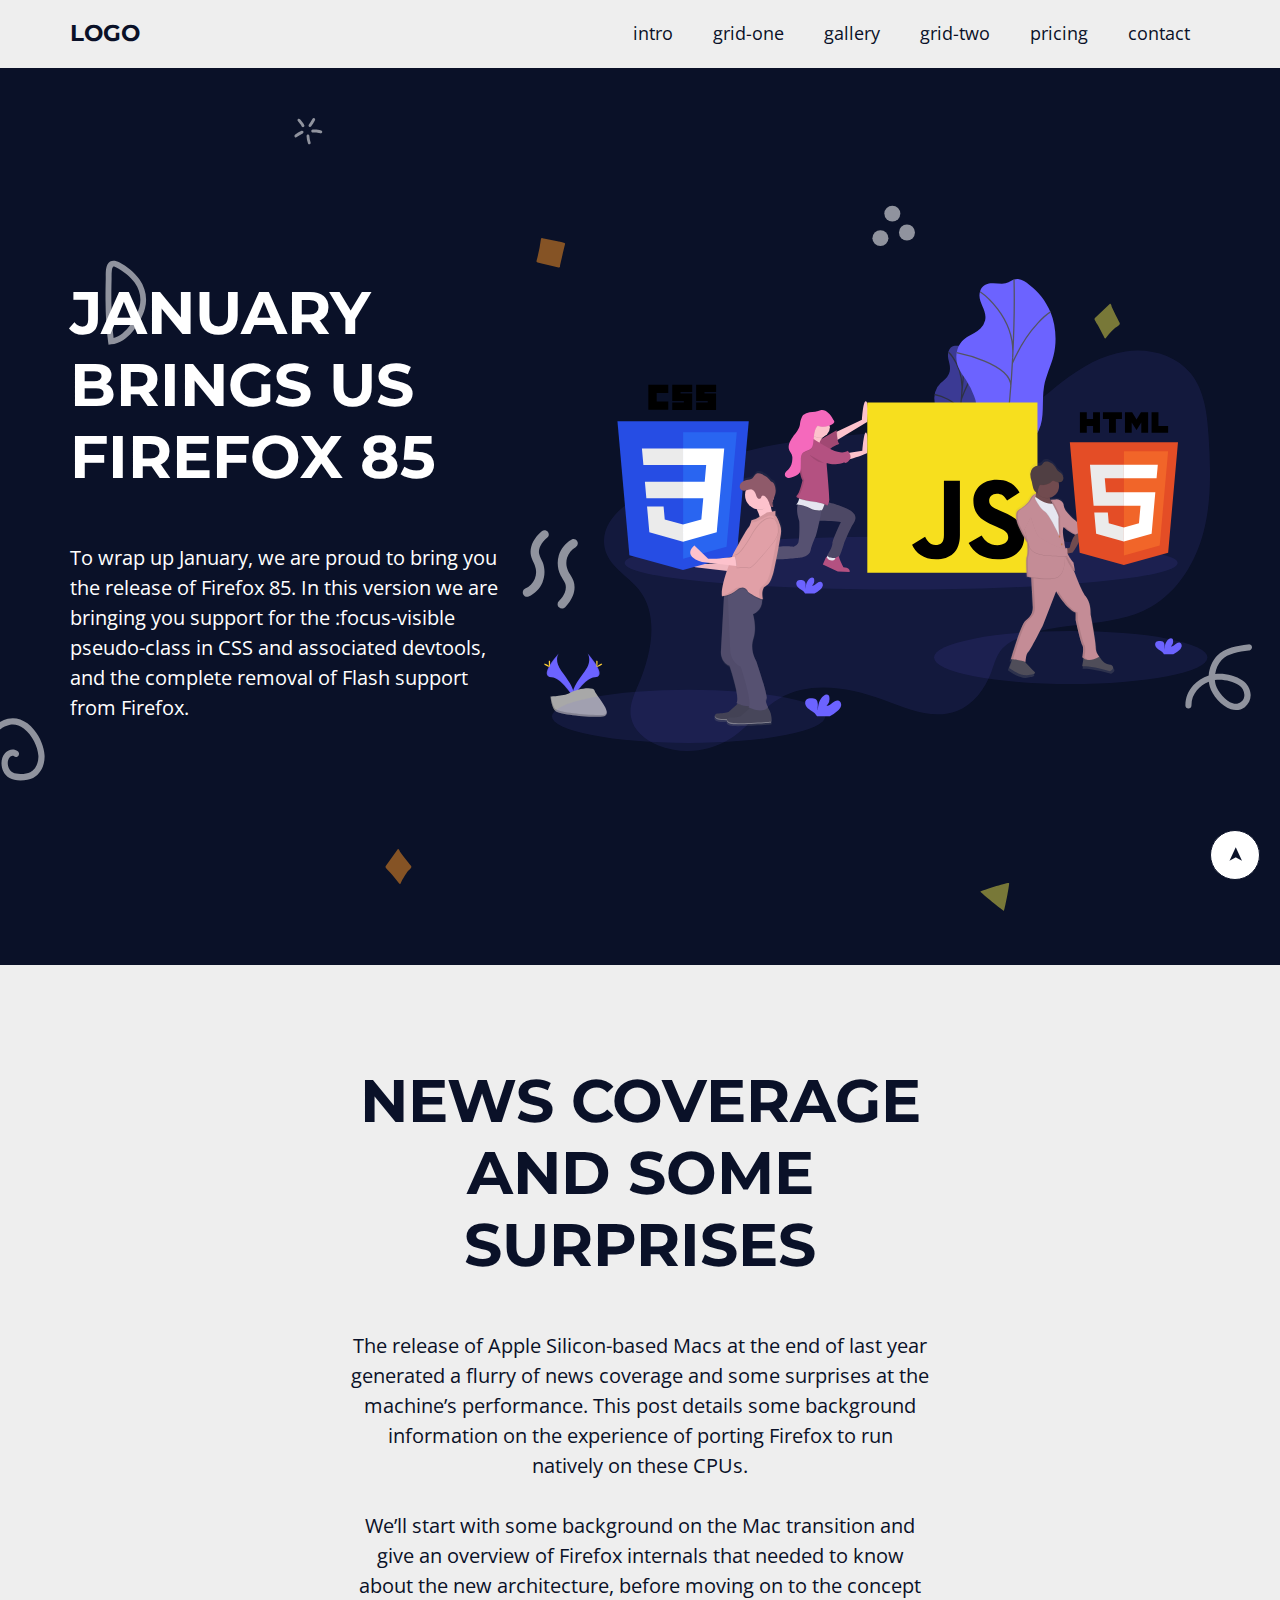
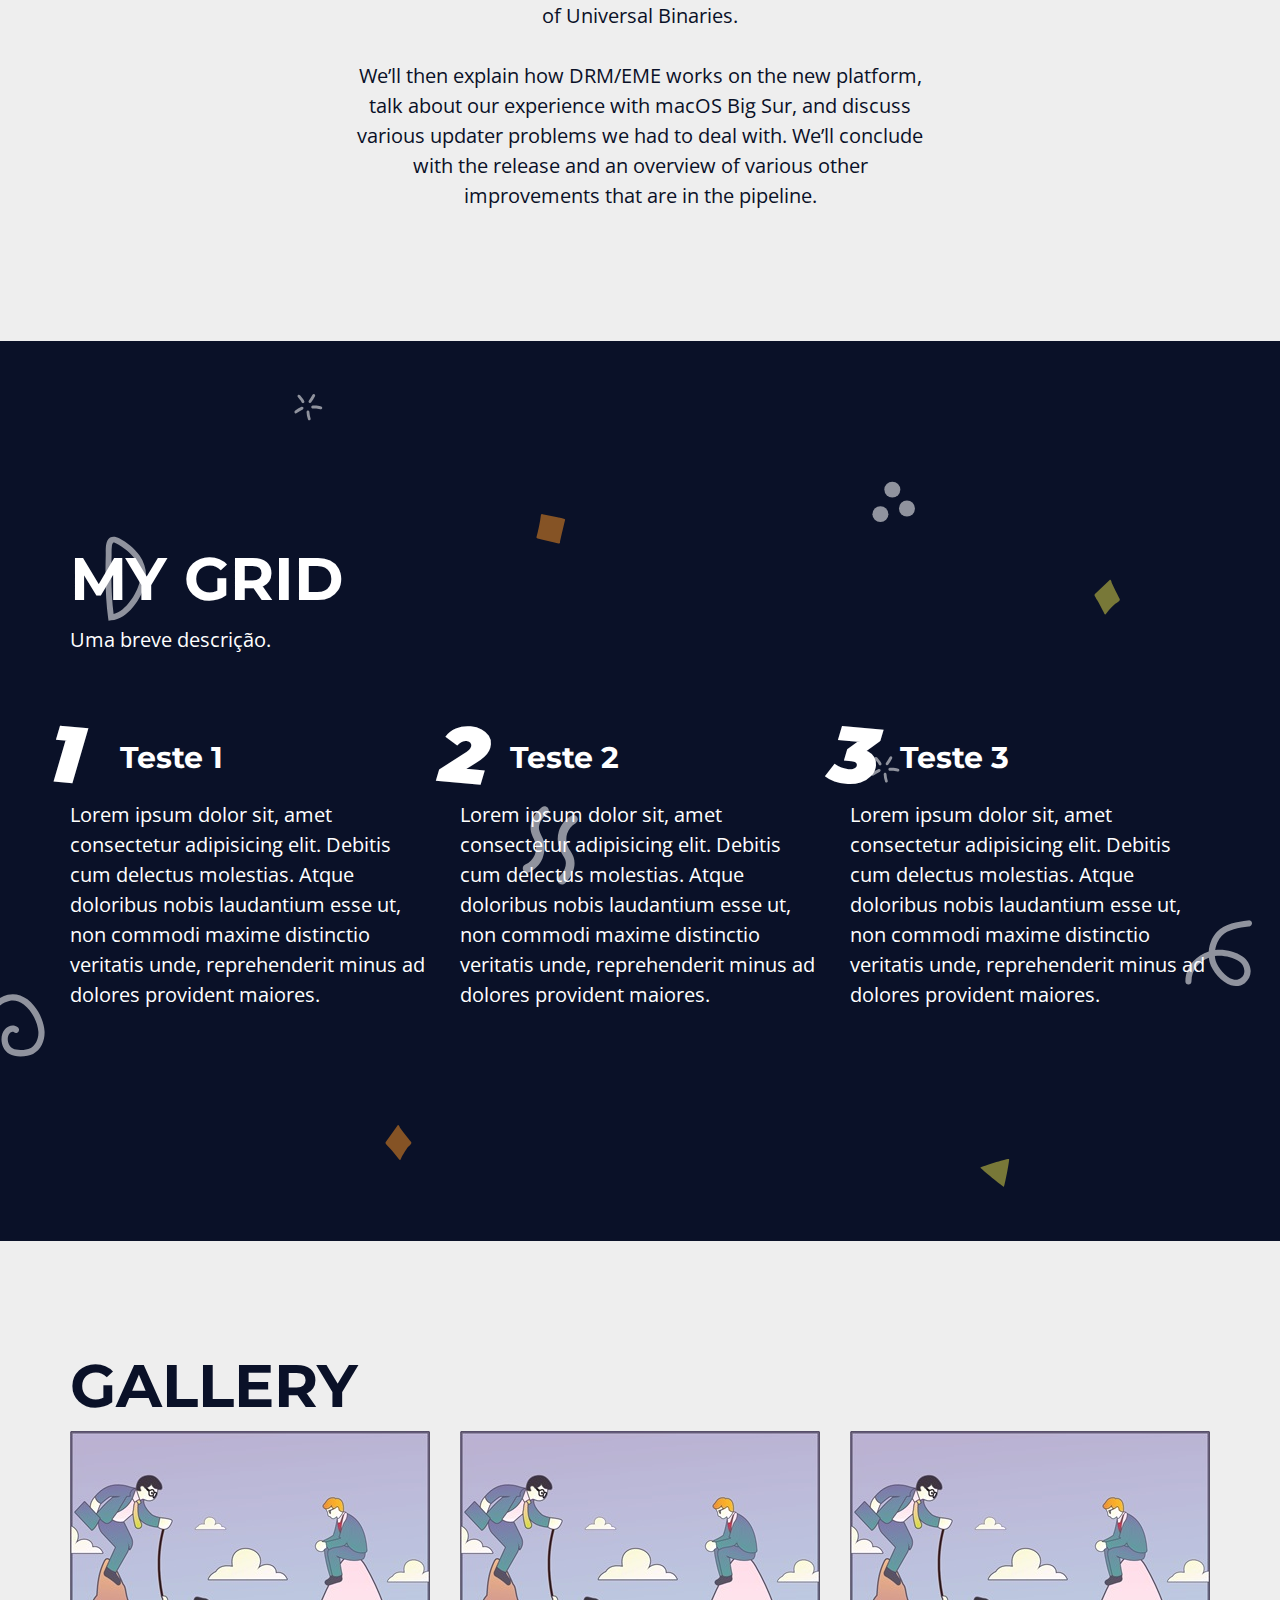
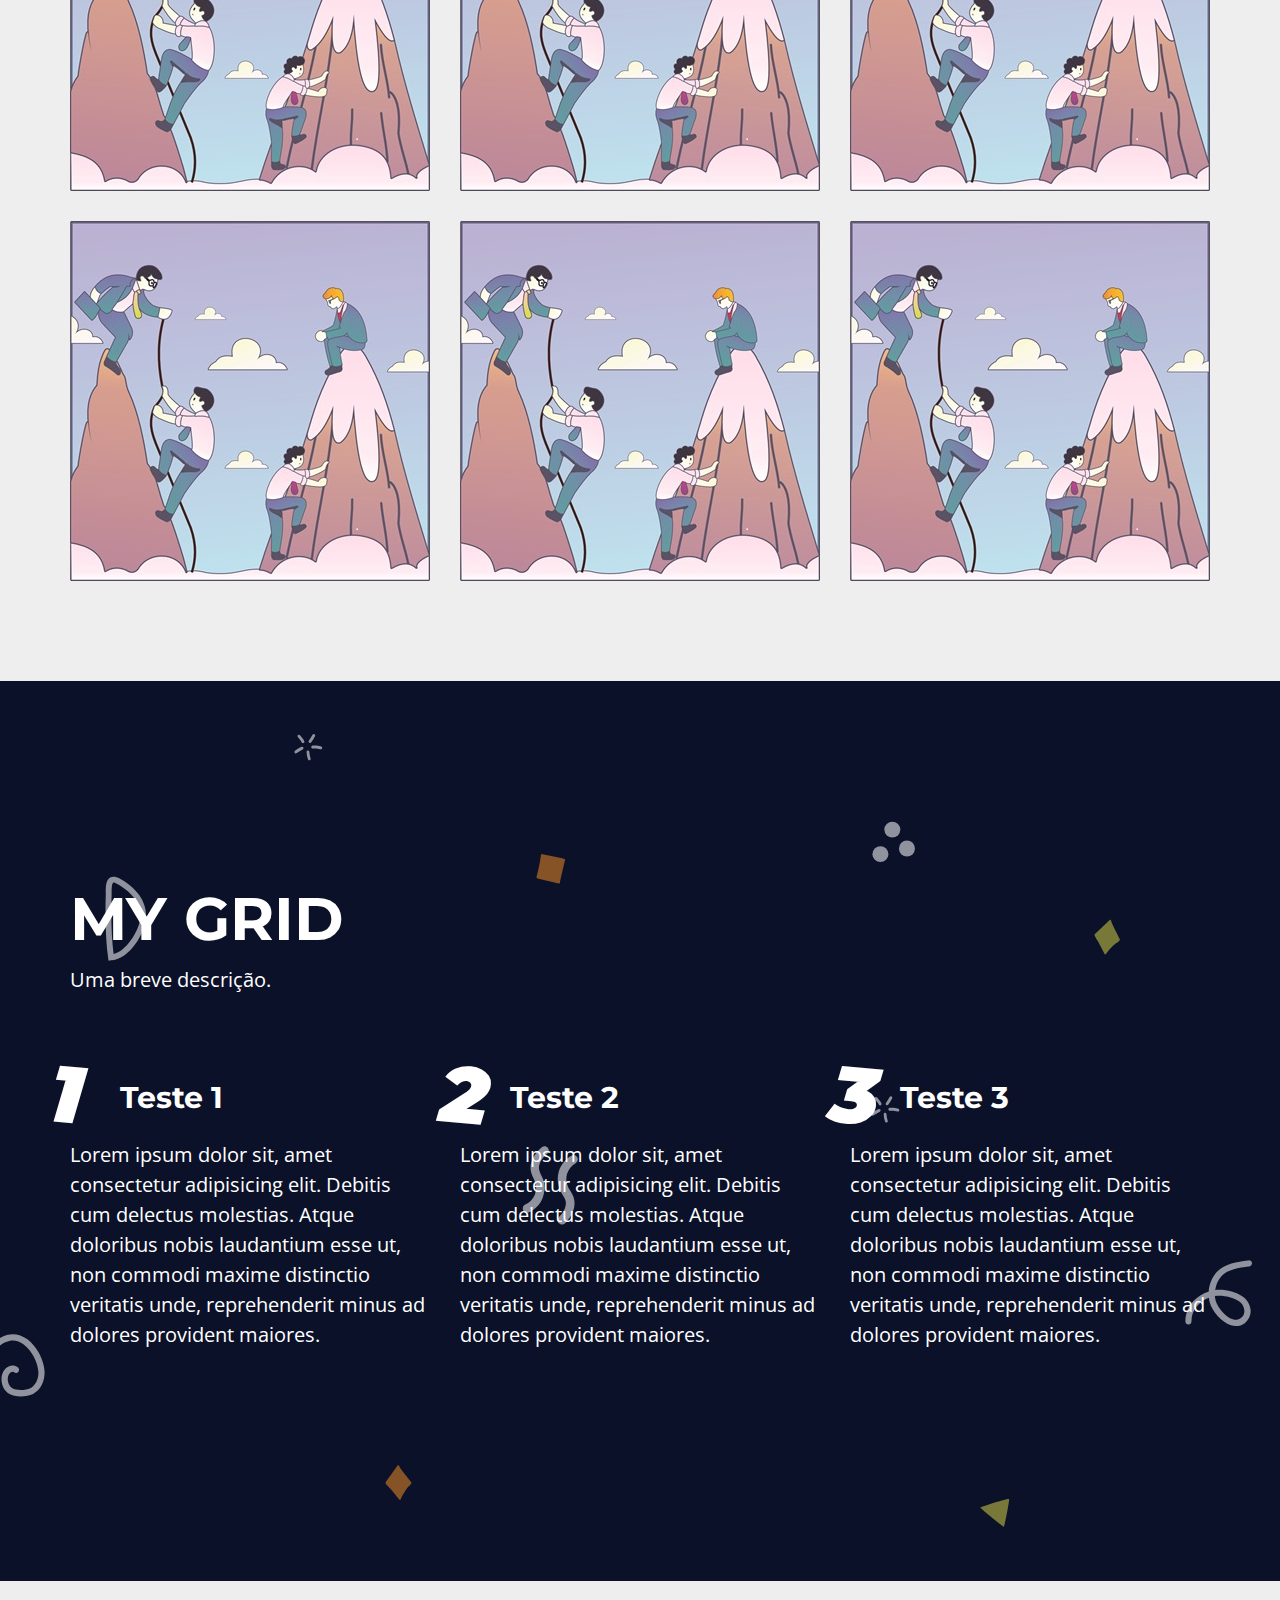
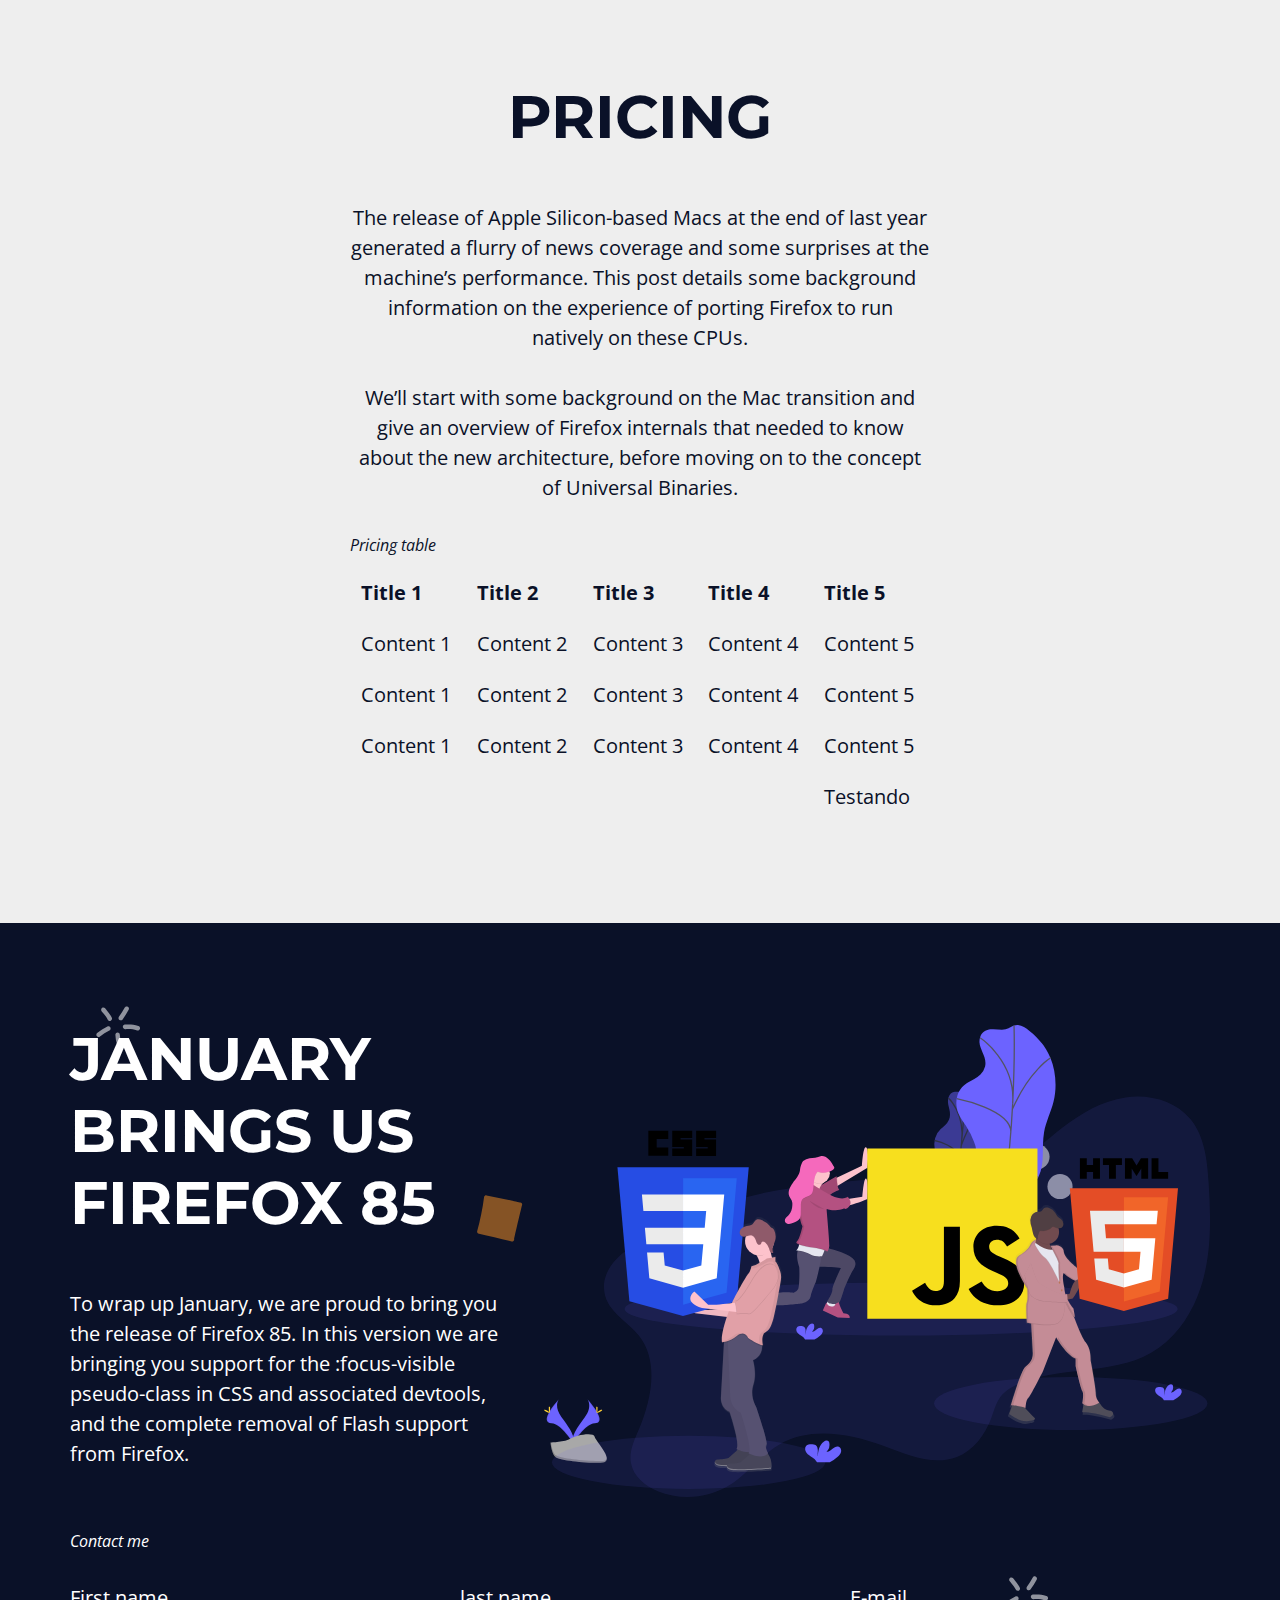
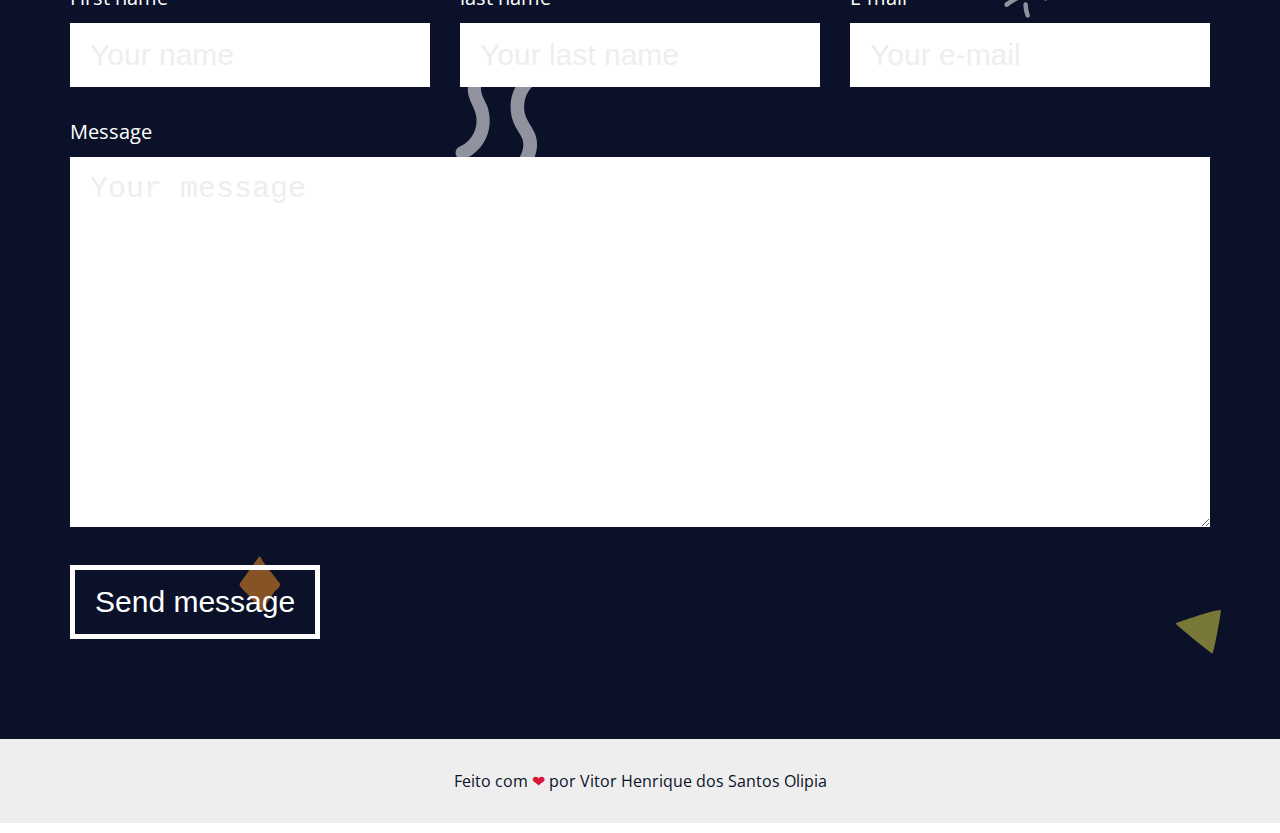
<file: AULAS_HTML_CSS/LANDINGPAGE1/index.html>
<!DOCTYPE html>
<html lang="en">
  <head>
    <meta charset="UTF-8" />
    <meta name="viewport" content="width=device-width, initial-scale=1.0" />
    <title>Landing Page</title>

    <link rel="preconnect" href="https://fonts.googleapis.com" />
    <link rel="preconnect" href="https://fonts.gstatic.com" crossorigin />
    <link
      href="https://fonts.googleapis.com/css2?family=Montserrat:ital,wght@0,900;1,100..900&family=Open+Sans:ital,wght@0,300..800;1,300..800&display=swap"
      rel="stylesheet"
    />

    <link rel="stylesheet" href="assets/css/variables.css" />
    <link rel="stylesheet" href="assets/css/elements.css" />
    <link rel="stylesheet" href="assets/css/classes.css" />
    <link rel="stylesheet" href="assets/css/menu.css" />
    <link rel="stylesheet" href="assets/css/intro.css   " />
    <link rel="stylesheet" href="assets/css/top3.css" />
    <link rel="stylesheet" href="assets/css/grid.css" />
    <link rel="stylesheet" href="assets/css/gallery.css" />
    <link rel="stylesheet" href="assets/css/pricing.css" />
    <link rel="stylesheet" href="assets/css/contact.css" />
    <link rel="stylesheet" href="assets/css/footer.css" />
    <link rel="stylesheet" href="assets/css/styles.css" />
  </head>

  <body>
    <input
      id="close-menu"
      class="close-menu"
      type="checkbox"
      aria-label="Close menu"
      role="button"
    />
    <label class="close-menu-label" for="close-menu" title="close menu"></label>

    <aside class="menu white-bg">
      <div class="main-content menu-content">
        <h1 onclick="getElementById('close-menu').checked = false;">
          <a href="#home">LOGO</a>
        </h1>
        <nav>
          <ul onclick="getElementById('close-menu').checked = false;">
            <li><a href="#intro">intro</a></li>
            <li><a href="#grid-one">grid-one</a></li>
            <li><a href="#gallery">gallery</a></li>
            <li><a href="#grid-two">grid-two</a></li>
            <li><a href="#pricing">pricing</a></li>
            <li><a href="#contact">contact</a></li>
          </ul>
        </nav>
      </div>
    </aside>

    <div class="menu-spacing"></div>

    <section id="home" class="main-bg section intro">
      <div class="main-content intro-content">
        <div class="intro-text-content">
          <h2>January brings us Firefox 85</h2>
          <p>
            To wrap up January, we are proud to bring you the release of Firefox
            85. In this version we are bringing you support for the
            :focus-visible pseudo-class in CSS and associated devtools, and the
            complete removal of Flash support from Firefox.
          </p>
        </div>

        <div class="intro-img">
          <img src="assets/img/javascript.svg" alt="" />
        </div>
      </div>
    </section>

    <section id="intro" class="white-bg section">
      <div class="main-content top3-content">
        <h2>news coverage and some surprises</h2>
        <p>
          The release of Apple Silicon-based Macs at the end of last year
          generated a flurry of news coverage and some surprises at the
          machine’s performance. This post details some background information
          on the experience of porting Firefox to run natively on these CPUs.
        </p>
        <p>
          We’ll start with some background on the Mac transition and give an
          overview of Firefox internals that needed to know about the new
          architecture, before moving on to the concept of Universal Binaries.
        </p>
        <p>
          We’ll then explain how DRM/EME works on the new platform, talk about
          our experience with macOS Big Sur, and discuss various updater
          problems we had to deal with. We’ll conclude with the release and an
          overview of various other improvements that are in the pipeline.
        </p>
      </div>
    </section>

    <section id="grid-one" class="grid-one main-bg section">
      <div class="main-content grid-one-content">
        <h2 class="grid-main-heading">My Grid</h2>
        <p class="grid-description">Uma breve descrição.</p>
        <div class="grid">
          <article>
            <h3>Teste 1</h3>
            <p>
              Lorem ipsum dolor sit, amet consectetur adipisicing elit. Debitis
              cum delectus molestias. Atque doloribus nobis laudantium esse ut,
              non commodi maxime distinctio veritatis unde, reprehenderit minus
              ad dolores provident maiores.
            </p>
          </article>
          <article>
            <h3>Teste 2</h3>
            <p>
              Lorem ipsum dolor sit, amet consectetur adipisicing elit. Debitis
              cum delectus molestias. Atque doloribus nobis laudantium esse ut,
              non commodi maxime distinctio veritatis unde, reprehenderit minus
              ad dolores provident maiores.
            </p>
          </article>
          <article>
            <h3>Teste 3</h3>
            <p>
              Lorem ipsum dolor sit, amet consectetur adipisicing elit. Debitis
              cum delectus molestias. Atque doloribus nobis laudantium esse ut,
              non commodi maxime distinctio veritatis unde, reprehenderit minus
              ad dolores provident maiores.
            </p>
          </article>
        </div>
      </div>
    </section>

    <section id="gallery" class="section white-bg">
      <div class="main-content">
        <h1>Gallery</h1>
        <div class="grid">
          <div class="gallery-img">
            <img src="assets/img/Rapazes.jpg" alt="" />
          </div>
          <div class="gallery-img">
            <img src="assets/img/Rapazes.jpg" alt="" />
          </div>
          <div class="gallery-img">
            <img src="assets/img/Rapazes.jpg" alt="" />
          </div>
          <div class="gallery-img">
            <img src="assets/img/Rapazes.jpg" alt="" />
          </div>
          <div class="gallery-img">
            <img src="assets/img/Rapazes.jpg" alt="" />
          </div>
          <div class="gallery-img">
            <img src="assets/img/Rapazes.jpg" alt="" />
          </div>
        </div>
      </div>
    </section>

    <section id="grid-two" class="grid-one main-bg section">
      <div class="main-content grid-one-content">
        <h2 class="grid-main-heading">My Grid</h2>
        <p class="grid-description">Uma breve descrição.</p>
        <div class="grid">
          <article>
            <h3>Teste 1</h3>
            <p>
              Lorem ipsum dolor sit, amet consectetur adipisicing elit. Debitis
              cum delectus molestias. Atque doloribus nobis laudantium esse ut,
              non commodi maxime distinctio veritatis unde, reprehenderit minus
              ad dolores provident maiores.
            </p>
          </article>
          <article>
            <h3>Teste 2</h3>
            <p>
              Lorem ipsum dolor sit, amet consectetur adipisicing elit. Debitis
              cum delectus molestias. Atque doloribus nobis laudantium esse ut,
              non commodi maxime distinctio veritatis unde, reprehenderit minus
              ad dolores provident maiores.
            </p>
          </article>
          <article>
            <h3>Teste 3</h3>
            <p>
              Lorem ipsum dolor sit, amet consectetur adipisicing elit. Debitis
              cum delectus molestias. Atque doloribus nobis laudantium esse ut,
              non commodi maxime distinctio veritatis unde, reprehenderit minus
              ad dolores provident maiores.
            </p>
          </article>
        </div>
      </div>
    </section>

    <section id="pricing" class="white-bg section">
      <div class="main-content top3-content">
        <h2>Pricing</h2>
        <p>
          The release of Apple Silicon-based Macs at the end of last year
          generated a flurry of news coverage and some surprises at the
          machine’s performance. This post details some background information
          on the experience of porting Firefox to run natively on these CPUs.
        </p>
        <p>
          We’ll start with some background on the Mac transition and give an
          overview of Firefox internals that needed to know about the new
          architecture, before moving on to the concept of Universal Binaries.
        </p>
        <div class="responsive-table">
          <table>
            <caption>
              Pricing table
            </caption>
            <thead>
              <tr>
                <th>Title 1</th>
                <th>Title 2</th>
                <th>Title 3</th>
                <th>Title 4</th>
                <th>Title 5</th>
              </tr>
            </thead>
            <tbody>
              <tr>
                <td>Content 1</td>
                <td>Content 2</td>
                <td>Content 3</td>
                <td>Content 4</td>
                <td>Content 5</td>
              </tr>
              <tr>
                <td>Content 1</td>
                <td>Content 2</td>
                <td>Content 3</td>
                <td>Content 4</td>
                <td>Content 5</td>
              </tr>
              <tr>
                <td>Content 1</td>
                <td>Content 2</td>
                <td>Content 3</td>
                <td>Content 4</td>
                <td>Content 5</td>
              </tr>
            </tbody>
            <tfoot>
              <tr>
                <td></td>
                <td></td>
                <td></td>
                <td></td>
                <td>Testando</td>
              </tr>
            </tfoot>
          </table>
        </div>
      </div>
    </section>

    <section id="contact" class="main-bg section intro">
      <div class="main-content intro-content">
        <div class="intro-text-content">
          <h2>January brings us Firefox 85</h2>
          <p>
            To wrap up January, we are proud to bring you the release of Firefox
            85. In this version we are bringing you support for the
            :focus-visible pseudo-class in CSS and associated devtools, and the
            complete removal of Flash support from Firefox.
          </p>
        </div>

        <div class="intro-img">
          <img src="assets/img/javascript.svg" alt="" />
        </div>

        <div class="contact-form">
          <fieldset class="form-grid">
            <legend>Contact me</legend>

            <div class="form-group">
              <label for="first-name">First name</label>
              <input
                type="text"
                name="first-name"
                id="first-name"
                placeholder="Your name"
              />
            </div>

            <div class="form-group">
              <label for="last-name">last name</label>
              <input
                type="text"
                name="last-name"
                id="last-name"
                placeholder="Your last name"
              />
            </div>

            <div class="form-group">
              <label for="email">E-mail</label>
              <input
                type="email"
                name="email"
                id="email"
                placeholder="Your e-mail"
              />
            </div>

            <div class="form-group full-width">
              <label for="message">Message</label>
              <textarea
                name="message"
                id="message"
                cols="30"
                rows="10"
                placeholder="Your message"
              ></textarea>
            </div>

            <div class="form-group full-width">
              <button type="submit">Send message</button>
            </div>
          </fieldset>
        </div>
      </div>
    </section>

    <footer id="footer" class="footer white-bg">
      <p>
        <a rel="nofollow" target="_blank" href="https://www.google.com">
          Feito com <span class="heart">❤</span> por Vitor Henrique dos Santos
          Olipia
        </a>
      </p>
    </footer>

    <a class="back-to-top" href="#home">➤</a>
  </body>
</html>
</file>
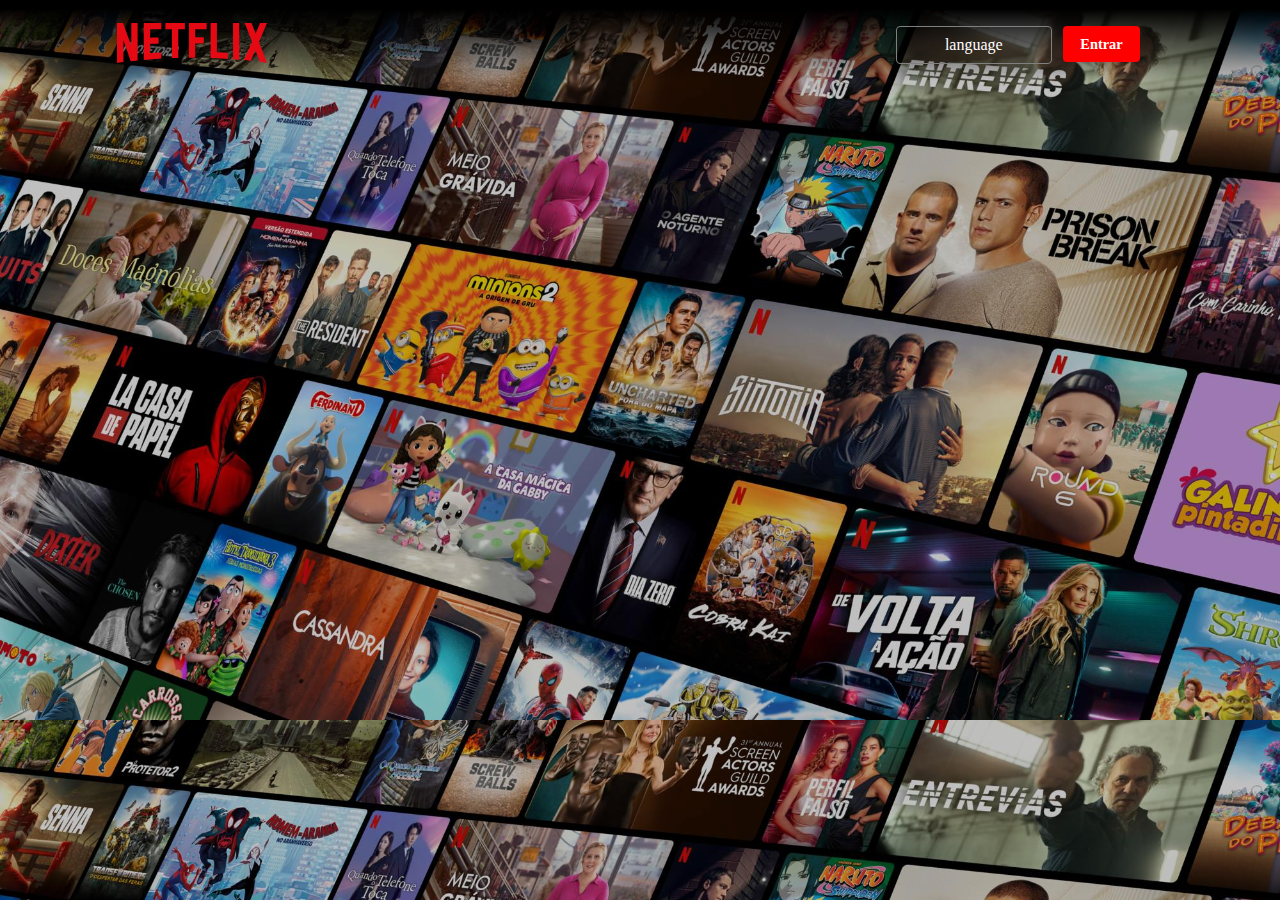
<file: AULAS_HTML_CSS/NETFLIX1/index.html>
<!DOCTYPE html>
<html lang="en">
<head>
    <meta charset="UTF-8">
    <meta name="viewport" content="width=device-width, initial-scale=1.0">
    <title>Document</title>
    <style>
        * {
            margin: 0;
            padding: 0;
        }
        #heading {
            background: linear-gradient(180deg, rgba(0,0,0,1) 10%, rgba(255,255,255,0) 90%);
            height: 10vh;
            width: auto;
        }

        #netflix-logo {
            font-size: 90%;
            height: 100%;
            width: 30%;
            text-align: center;
            float: left;
            align-content: center;
        }
        #language-button {
            height: 40%;
            width: 40%;
            border:solid 1px;
            border-color: gray;
            border-radius: 4px;
            float: left;
            align-content: center;
        }
        #enter-button {
            height: 40%;
            width: 20%;
            border-radius: 4px;
            background-color: red;
            align-content: center;
        }
        #content1 {
            height: 90vh;
            width: 10vw;
            background-color: black;
            float: left;
        }
        #content2 {
            height: 90vh;
            width: 80vw;
            background-color: white;
            float: left;
            align-content: center;
        }
    </style>
</head>
<body style="background-image: url(assets/img/BR-pt-20250224-TRIFECTA-perspective_818bd86e-c102-4f51-ad14-274f3eeac6d9_large.jpg);background-size: 100%;">
    <header id="heading">
        <div id="netflix-logo">
            <img src="assets/img/netflix-3.svg" width="150">
        </div>

        <div style="height: 100%; width: 40%; float: left;"></div>

        <div style="height: 100%; width: 30%; float: left; align-content: center;">
            <div id="language-button">
                <p style="color: white; text-align: center;">
                    language
                </p>
            </div>
            <div style="height: 40%; width: 3%; float: left;"></div>
            <div id="enter-button">
                <h1 style="font-size: 90%; color: white; text-align: center;">Entrar</h1>
            </div>   
        </div>
    </header>
</body>
</html>
</file>
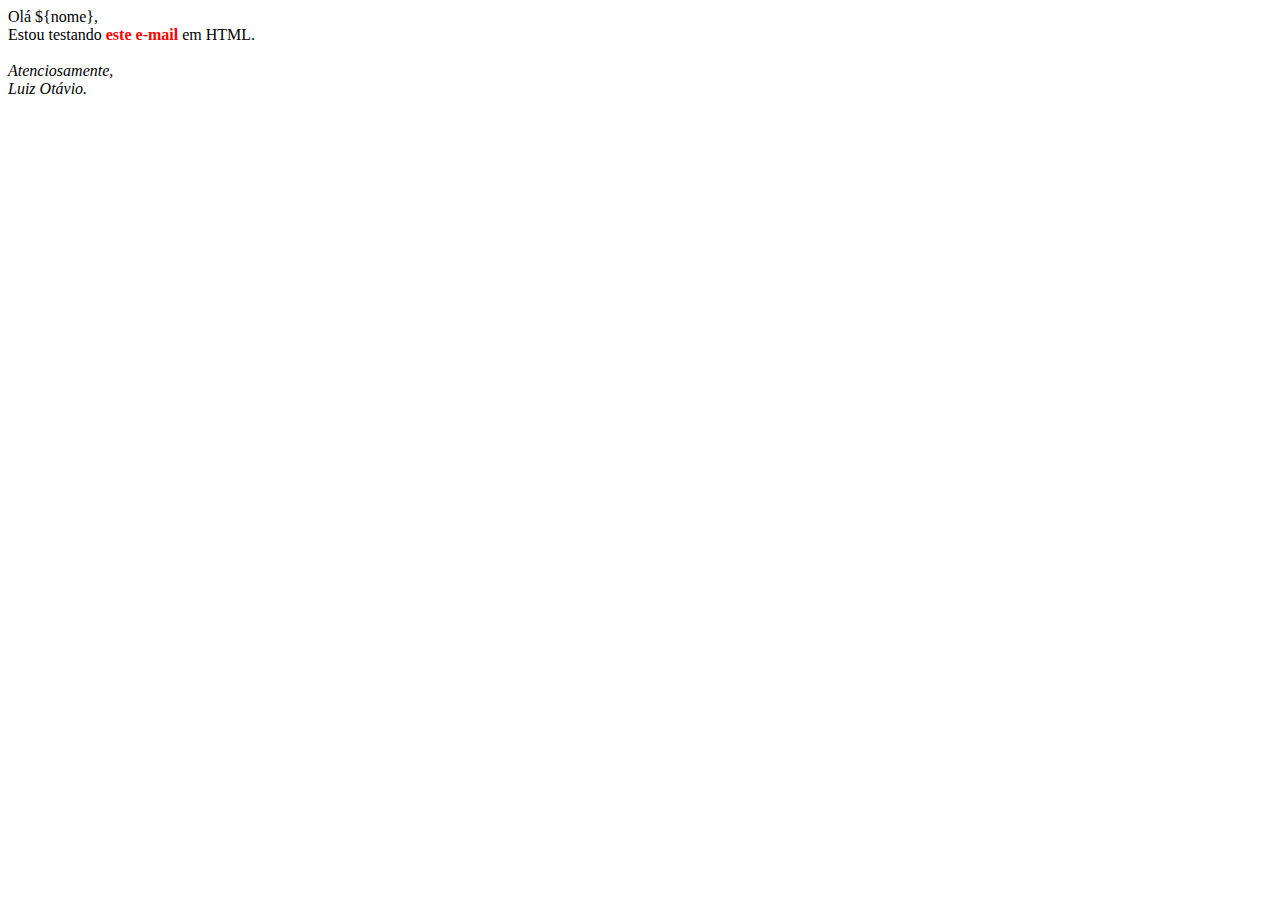
<file: aula185.html>
<!DOCTYPE html>
<html lang="en">
  <head>
    <meta charset="UTF-8" />
    <meta http-equiv="X-UA-Compatible" content="IE=edge" />
    <meta name="viewport" content="width=device-width, initial-scale=1.0" />
    <title>Arquivo para o e-mail</title>
  </head>
  <body>
    Olá ${nome},
    <br />
    Estou testando
    <span style="color: red; font-weight: bold;">este e-mail</span>
    em HTML.
    <br />
    <br />

    <em>
      Atenciosamente,
      <br />
      Luiz Otávio.
    </em>
  </body>
</html>
</file>
<file: AULAS_HTML_CSS/LANDINGPAGE1/assets/css/variables.css>
:root {
  --primary-color: #0a1128;
  --white-color: #ffffff;
  --light-gray-color: #eeeeee;
  --secondary-color: crimson;
  --gap: 3rem;
}
</file>
<file: AULAS_HTML_CSS/LANDINGPAGE1/assets/css/elements.css>
* {
  margin: 0;
  padding: 0;
  box-sizing: border-box;
}

html {
  font-size: 62.5%;
  scroll-behavior: smooth;
}

body {
  font-family: "Open Sans", sans-serif;
  font-size: 2rem;
  color: var(--primary-color);
  line-height: 1.5;
}

h1,
h2,
h3,
h4,
h5,
h6 {
  font-family: "Montserrat", sans-serif;
}

h1 {
  font-size: 6rem;
  text-transform: uppercase;
}

h2 {
  font-size: 6rem;
  margin-bottom: 5rem;
  text-transform: uppercase;
  line-height: 1.2;
}

h3 {
  font-size: 5rem;
}

h4 {
  font-size: 4.5rem;
}

h5 {
  font-size: 4rem;
}

h6 {
  font-size: 3.5rem;
}

a {
  text-decoration: none;
}

p {
  margin-bottom: 3rem;
}
</file>
<file: AULAS_HTML_CSS/LANDINGPAGE1/assets/css/classes.css>
.main-bg {
  background-image: url("/AULAS_HTML_CSS/LANDINGPAGE1/assets/img/main-bg.svg");
  background-size: cover;
  background-position: center center;
  color: var(--white-color);
}

.white-bg {
  background-color: var(--light-gray-color);
  background-size: cover;
  background-position: center center;
  color: var(--primary-color);
}

.main-content {
  max-width: 120rem;
  margin: 0 auto;
  padding: 10rem var(--gap);
}

.section {
  min-height: 100vh;
}

.menu-spacing {
  height: 6.5rem;
}

body .full-width {
  width: 100%;
  flex: 1 1 100%;
}
</file>
<file: AULAS_HTML_CSS/LANDINGPAGE1/assets/css/menu.css>
.menu {
  position: fixed;
  top: 0;
  left: 0;
  right: 0;
  width: 100%;
  z-index: 1;
  border-bottom: 0.1rem solid var(--light-gray-color);
}

.menu-content {
  display: flex;
  justify-content: space-between;
  align-items: center;
  padding-top: 0;
  padding-bottom: 0;
}

.menu h1 {
  font-size: 2.3rem;
  color: var(--primary-color);
}

.menu h1 a {
  color: inherit;
}

.menu ul {
  list-style: none;
  display: flex;
}

.menu ul li a {
  display: block;
  padding: 2rem;
  font-size: 1.8rem;
  color: var(--primary-color);
  position: relative;
}

.menu ul li a::after {
  content: "";
  position: absolute;
  bottom: 1rem;
  left: 50%;
  width: 0;
  height: 0.2rem;
  background: var(--secondary-color);
  transition: all 300ms ease-in-out;
}

.menu ul li a:hover::after {
  width: 50%;
  left: 25%;
}
</file>
<file: AULAS_HTML_CSS/LANDINGPAGE1/assets/css/intro.css>
.intro-content {
  position: relative;
  /* top: -8rem; */
  display: grid;
  grid-template-columns: 1fr 1.5fr;
  gap: var(--gap);
  min-height: 100vh;
}

.intro-text-content,
.intro-img {
  display: flex;
  flex-flow: column wrap;
  justify-content: center;
}

.intro-img img,
.intro-img svg {
  max-width: 100%;
  height: auto;
}
</file>
<file: AULAS_HTML_CSS/LANDINGPAGE1/assets/css/top3.css>
.top3-content {
  max-width: 64rem;
  display: flex;
  flex-flow: column nowrap;
  justify-content: center;
  min-height: 100vh;
  text-align: center;
}
</file>
<file: AULAS_HTML_CSS/LANDINGPAGE1/assets/css/grid.css>
.grid-one-content {
  display: flex;
  flex-flow: column wrap;
  justify-content: center;
  min-height: 100vh;
}

.grid-main-heading {
  margin-bottom: 1rem;
}

.grid-description {
  padding-bottom: 5rem;
}

.grid {
  display: grid;
  grid-template-columns: repeat(3, 1fr);
  gap: var(--gap);
  counter-reset: grid-counter;
}

.grid h3 {
  font-size: 3rem;
  position: relative;
  padding-left: 5rem;
  padding-bottom: 2rem;
}

.grid h3::before {
  counter-increment: grid-counter;
  content: counter(grid-counter);
  position: absolute;
  font-size: 8rem;
  font-style: italic;
  font-weight: 900;
  top: -4rem;
  left: -2rem;
  transform: rotate(5deg);
}
</file>
<file: AULAS_HTML_CSS/LANDINGPAGE1/assets/css/gallery.css>
.gallery-img {
  width: 100%;
  max-width: 360rem;
  max-height: 36rem;
  overflow: hidden;
}

.gallery-img img {
  transition: all 300ms ease-in-out;
}

.gallery-img img:hover {
  transform: translate(-3%, -3%) scale(1.2) rotate(5deg);
}
</file>
<file: AULAS_HTML_CSS/LANDINGPAGE1/assets/css/pricing.css>
.responsive-table {
  overflow: hidden;
  overflow-x: auto;
}

table {
  min-width: 360px;
  width: 100%;
  border-collapse: collapse;
}

table caption {
  font-style: italic;
  font-size: 1.6rem;
  text-align: left;
  margin-bottom: 1rem;
}

table td,
table th {
  white-space: nowrap;
  padding: 1rem;
  text-align: left;
  border: 0.1rem solid var(--light-gray-color);
}

tfoot td,
table th {
  background: var(--light-gray-color);
}
</file>
<file: AULAS_HTML_CSS/LANDINGPAGE1/assets/css/contact.css>
.contact-form {
  grid-column: span 2;
}

.contact-form .form-grid {
  border: none;
  display: flex;
  flex-direction: row;
  flex-wrap: wrap;
  gap: var(--gap);
}

.form-grid legend {
  font-style: italic;
  font-size: 1.6rem;
  margin-bottom: 3rem;
}

.form-group {
  flex: 1 1 320px;
}

.form-group label {
  display: block;
  margin-bottom: 1rem;
}

.form-group input,
.form-group textarea {
  border: none;
  background: var(--white-color);
  padding: 1.5rem 2rem;
  width: 100%;
  font-size: 3rem;
  outline: none;
}

.form-group input:focus,
.form-group textarea:focus {
  box-shadow: 0 0 10px 2px var(--secondary-color);
}

.form-group button {
  border: 0.5rem solid var(--white-color);
  background: none;
  color: var(--white-color);
  padding: 1.5rem 2rem;
  font-size: 3rem;
  cursor: pointer;
  transition: all 300ms ease-in-out;
}

.form-group button:hover {
  background: var(--white-color);
  color: var(--primary-color);
}

.form-group ::placeholder {
  color: var(--light-gray-color);
}
</file>
<file: AULAS_HTML_CSS/LANDINGPAGE1/assets/css/footer.css>
.footer {
    text-align: center;
    font-size: 1.6rem;
}

.footer a {
    color: var(--primary-color);
}

.footer p {
    margin: 0;
    padding: 3rem;
}

.heart {
    color: var(--secondary-color);
}
</file>
<file: AULAS_HTML_CSS/LANDINGPAGE1/assets/css/styles.css>
.close-menu {
  display: none;
}

.back-to-top {
  position: fixed;
  bottom: 2rem;
  right: 2rem;
  background: var(--white-color);
  width: 5rem;
  height: 5rem;
  display: flex;
  justify-content: center;
  align-items: center;
  border-radius: 50%;
  color: var(--primary-color);
  transform: rotate(-90deg);
  border: 0.1rem solid var(--primary-color);
}

@media (max-width: 800px) {
  .intro-content,
  .grid {
    grid-template-columns: 1fr;
  }

  .gallery-img {
    width: 100%;
    max-width: 100%;
    max-height: 100%;
  }

  .gallery-img img {
    width: 100%;
  }

  .grid-one-content {
    display: block;
  }

  .menu {
    bottom: 0;
    text-align: center;
  }

  .menu-content,
  .menu-content ul {
    flex-direction: column;
    justify-content: center;
  }

  .menu-content {
    height: 100vh;
  }

  .menu {
    display: none;
  }

  .close-menu-label::after {
    content: "☰";
    position: fixed;
    z-index: 2;
    top: 2rem;
    right: 2rem;
    background: var(--primary-color);
    color: var(--white-color);
    font-size: 3rem;
    line-height: 3rem;
    width: 3rem;
    height: 3rem;
    text-align: center;
    padding: 0.5rem;
    cursor: pointer;
  }

  .close-menu:checked ~ .menu {
    display: block;
  }

  .close-menu:checked ~ .close-menu-label::after {
    content: "×";
  }

  .menu-spacing {
    display: none;
  }

  h1 {
    font-size: 4rem;
  }

  h2 {
    font-size: 3.6rem;
  }

  h3 {
    font-size: 3.4rem;
  }

  h4 {
    font-size: 3.2rem;
  }

  h5 {
    font-size: 3rem;
  }

  h6 {
    font-size: 2.8rem;
  }
}
</file>
